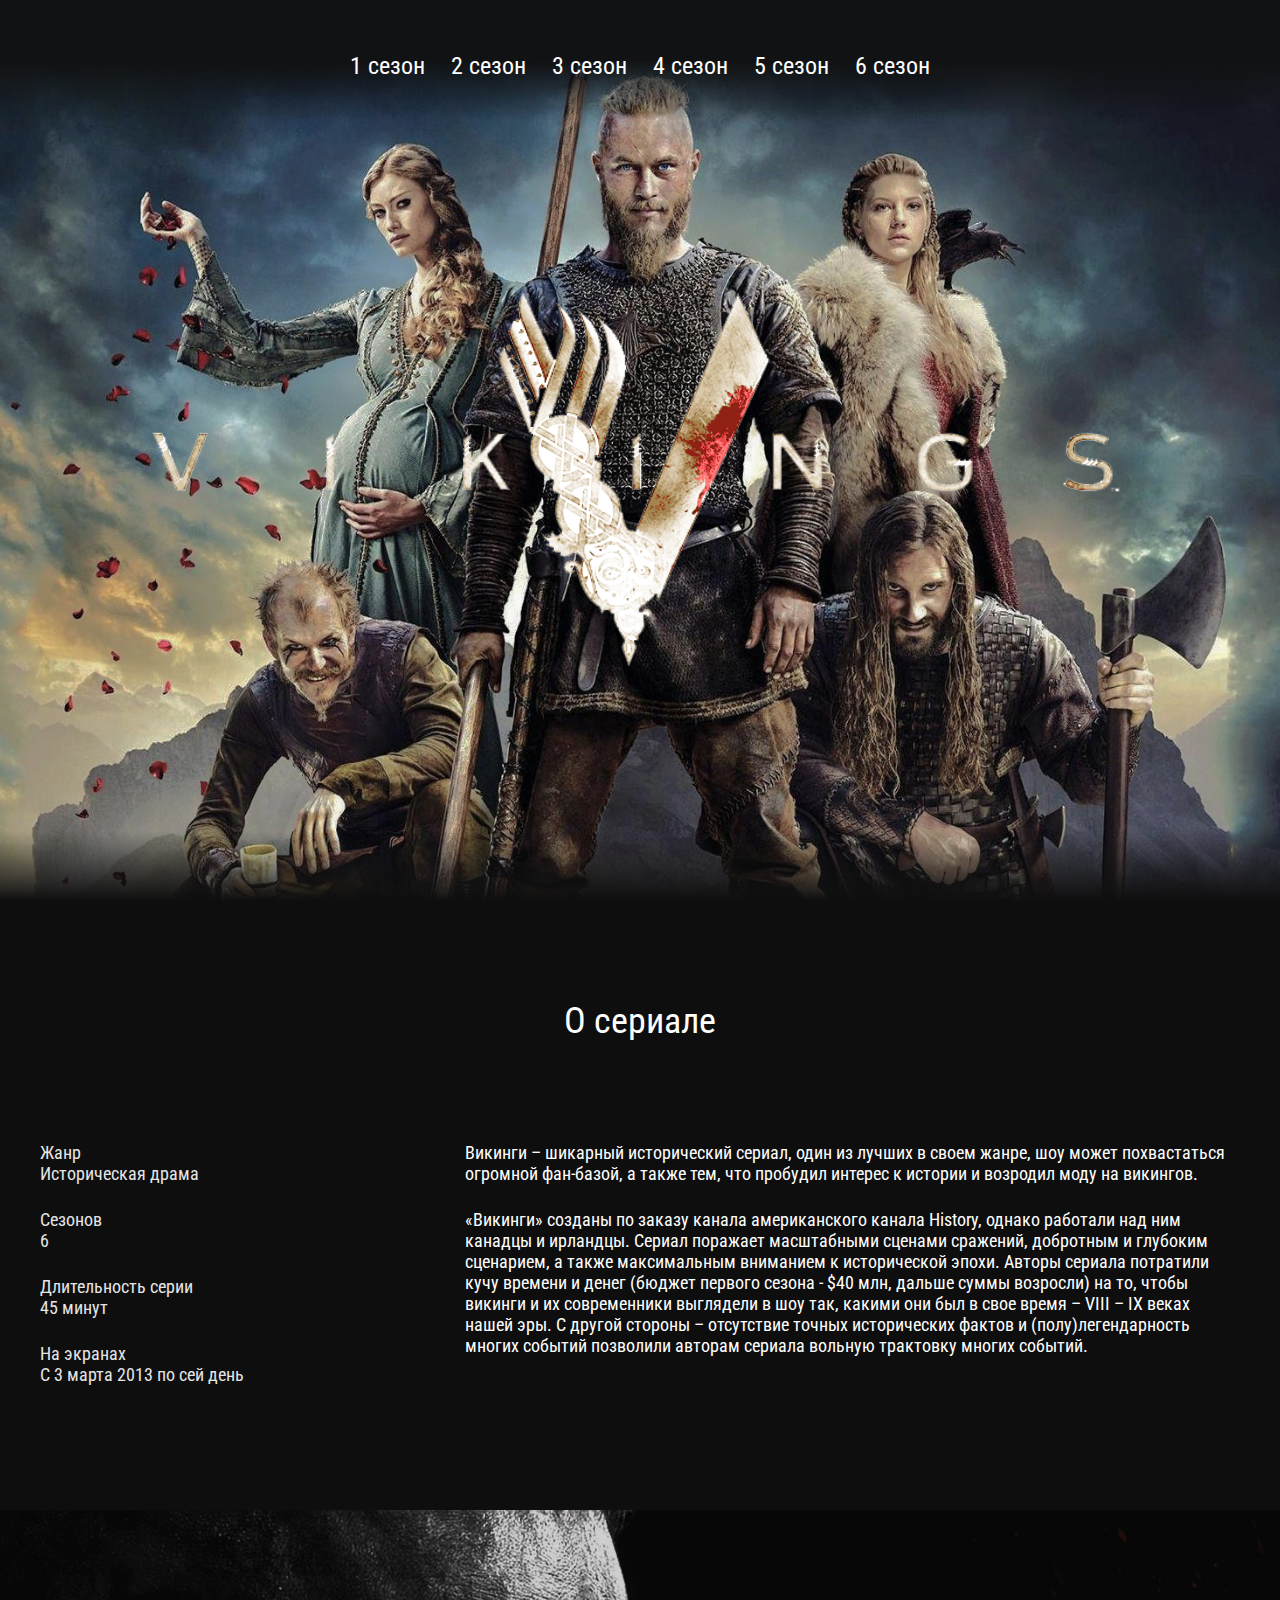
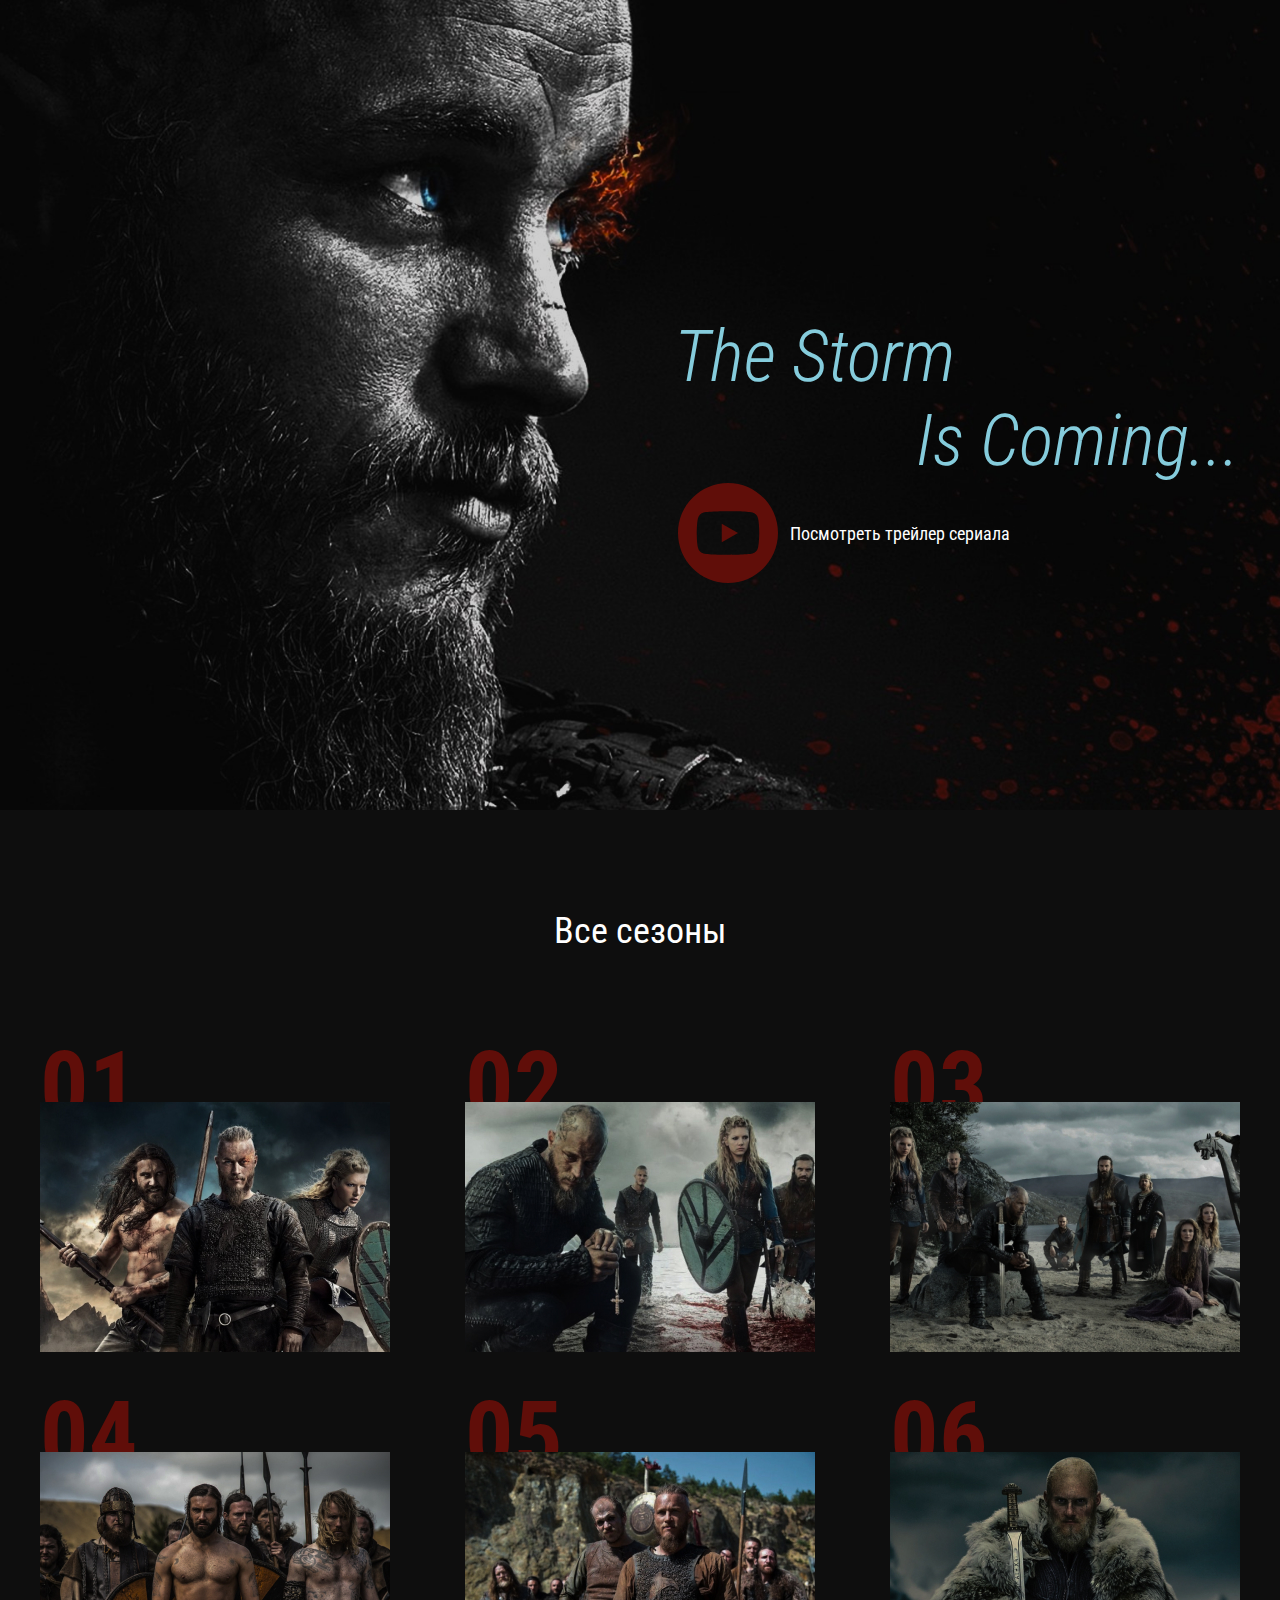
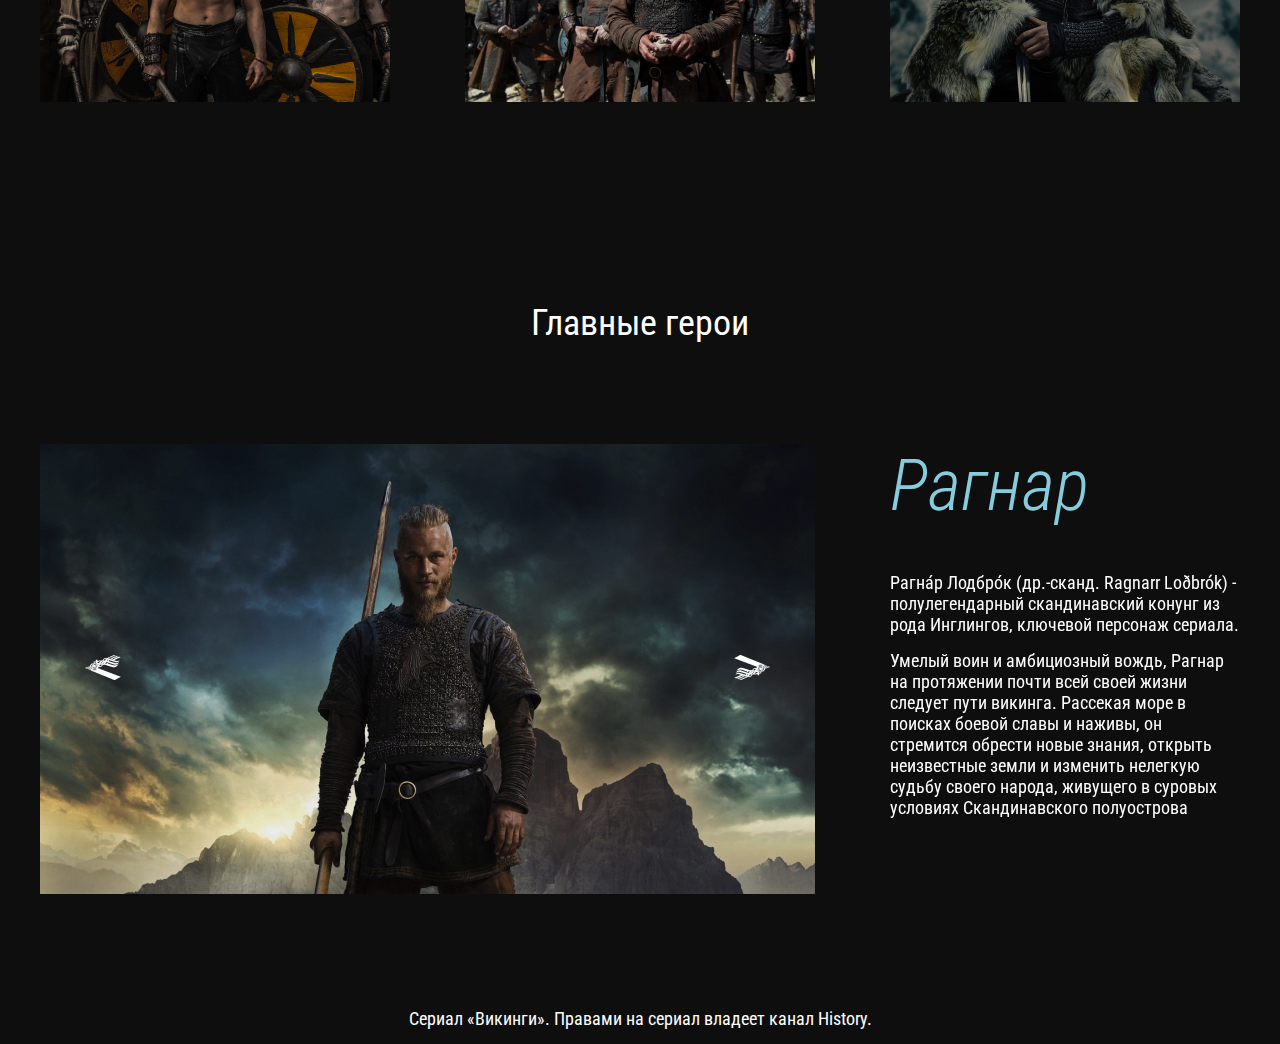
<file: index.html>
<!DOCTYPE html>
<html lang="en">

<head>
  <meta charset="UTF-8">
  <meta name="viewport" content="width=device-width, initial-scale=1.0">
  <meta http-equiv="X-UA-Compatible" content="ie=edge">
  <title>Document</title>
  <link rel="preconnect" href="https://fonts.gstatic.com">
  <link href="https://fonts.googleapis.com/css2?family=Roboto+Condensed:ital,wght@0,400;0,700;1,300&display=swap"
    rel="stylesheet">
  <link rel="stylesheet" href="css/reset.css">
  <link rel="stylesheet" href="css/slick.css">
  <link rel="stylesheet" href="css/jquery.fancybox.css">
  <link rel="stylesheet" href="css/style.css">

</head>

<body>

  <header class="header">
    <nav class="menu">
      <button class="menu__btn">
        <span></span>
      </button>
      <ul class="menu__list">
        <li class="menu__list-item">
          <a class="menu__list-link" href="season-1.html">1 сезон</a>
        </li>
        <li class="menu__list-item">
          <a class="menu__list-link" href="season-2.html">2 сезон</a>
        </li>
        <li class="menu__list-item">
          <a class="menu__list-link" href="#">3 сезон</a>
        </li>
        <li class="menu__list-item">
          <a class="menu__list-link" href="#">4 сезон</a>
        </li>
        <li class="menu__list-item">
          <a class="menu__list-link" href="#">5 сезон</a>
        </li>
        <li class="menu__list-item">
          <a class="menu__list-link" href="#">6 сезон</a>
        </li>
      </ul>
    </nav>
    <div class="logo">
      <img class="logo__img" src="images/logo.png" alt="logo">
    </div>
  </header>

  <section class="about section-page">
    <div class="container">
      <h3 class="title">О сериале</h3>
      <div class="about__inner">
        <ul class="about__info">
          <li class="about__info-item">
            Жанр<span>Историческая драма</span>
          </li>
          <li class="about__info-item">
            Сезонов <span>6</span>
          </li>
          <li class="about__info-item">
            Длительность серии <span>45 минут</span>
          </li>
          <li class="about__info-item">
            На экранах <span>С 3 марта 2013 по сей день</span>
          </li>
        </ul>
        <div class="about__text">
          <p>
            Викинги – шикарный исторический сериал, один из лучших в своем жанре, шоу может похвастаться огромной
            фан-базой, а также тем, что пробудил интерес к истории и возродил моду на викингов.
          </p>
          <p>
            «Викинги» созданы по заказу канала американского канала History, однако работали над ним канадцы и ирландцы.
            Сериал поражает масштабными сценами сражений, добротным и глубоким сценарием, а также максимальным вниманием
            к исторической эпохи. Авторы сериала потратили кучу времени и денег (бюджет первого сезона - $40 млн, дальше
            суммы возросли) на то, чтобы викинги и их современники выглядели в шоу так, какими они был в свое время –
            VIII – IX веках нашей эры. С другой стороны – отсутствие точных исторических фактов и (полу)легендарность
            многих событий позволили авторам сериала вольную трактовку многих событий.
          </p>
        </div>
      </div>
    </div>
  </section>

  <section class="video">
    <div class="container">
      <h3 class="video__text">
        <span>The Storm </span>
        Is Coming...
      </h3>
      <a class="video__btn" data-fancybox href="https://www.youtube.com/watch?v=9GgxinPwAGc">Посмотреть трейлер
        сериала</a>
    </div>
  </section>

  <section class="seasons section-page">
    <div class="container">
      <h3 class="title">Все сезоны</h3>
      <ol class="seasons__inner">
        <li class="seasons__item" style="background-image: url('images/season-1.jpg');">
          <a class="seasons__link" href="season-1.html">Смотреть</a>
        </li>
        <li class="seasons__item" style="background-image: url('images/season-2.jpg');">
          <a class="seasons__link" href="season-2.html">Смотреть</a>
        </li>
        <li class="seasons__item" style="background-image: url('images/season-3.jpg');">
          <a class="seasons__link" href="#">Смотреть</a>
        </li>
        <li class="seasons__item" style="background-image: url('images/season-4.jpg');">
          <a class="seasons__link" href="#">Смотреть</a>
        </li>
        <li class="seasons__item" style="background-image: url('images/season-5.jpg');">
          <a class="seasons__link" href="#">Смотреть</a>
        </li>
        <li class="seasons__item" style="background-image: url('images/season-6.jpg');">
          <a class="seasons__link" href="#">Смотреть</a>
        </li>
      </ol>
    </div>
  </section>

  <section class="heroes section-page">
    <div class="container">
      <h3 class="title">Главные герои</h3>
      <div class="heroes__inner">
        <div class="heroes__slider-img">
          <img class="heroes__images" src="images/heroes/hero-1.jpg" alt="">
          <img class="heroes__images" src="images/heroes/hero-2.jpg" alt="">
          <img class="heroes__images" src="images/heroes/hero-3.jpg" alt="">
        </div>
        <div class="heroes__slider-text">
          <div class="heroes__text">
            <h4 class="heroes__name">Рагнар</h4>
            <p>
              Рагна́р Лодбро́к (др.-сканд. Ragnarr Loðbrók) - полулегендарный скандинавский конунг из рода Инглингов,
              ключевой персонаж сериала.
            </p>
            <p>
              Умелый воин и амбициозный вождь, Рагнар на протяжении почти всей своей жизни следует пути викинга.
              Рассекая море в поисках боевой славы и наживы, он стремится обрести новые знания, открыть неизвестные
              земли и изменить нелегкую судьбу своего народа, живущего в суровых условиях Скандинавского полуострова
            </p>
          </div>
          <div class="heroes__text">
            <h4 class="heroes__name">Лагерта</h4>
            <p>
              Лагерта — северная воительница, обладательница земель в Норвегии и первая жена датского героя — викинга
              Рагнара Лодброка.
            </p>
            <p>
              Согласно Саксону, Рагнар влюбляется в молодую женщину-воина благородного происхождения и признается, что
              обязан ей своей победой.
            </p>
          </div>
          <div class="heroes__text">
            <h4 class="heroes__name">Роллон</h4>
            <p>
              — первый герцог Нормандии (под именем Роберт I), основоположник Нормандской династии, к которой
              принадлежал английский король Вильгельм I Завоеватель. Также считается основателем шотландского клана
              Ролло.
            </p>
            <p>
              Брат легендарного Рагнара Лодброка
            </p>
          </div>
        </div>
      </div>
    </div>
  </section>

  <footer class="footer">
    <div class="container">
      <p class="copy">
        Сериал «Викинги». Правами на сериал владеет канал History.
      </p>
    </div>
  </footer>







  <script src="https://ajax.googleapis.com/ajax/libs/jquery/3.4.1/jquery.min.js"></script>
  <script src="js/slick.min.js"></script>
  <script src="js/jquery.fancybox.min.js"></script>
  <script src="js/main.js"></script>
</body>

</html>
</file>
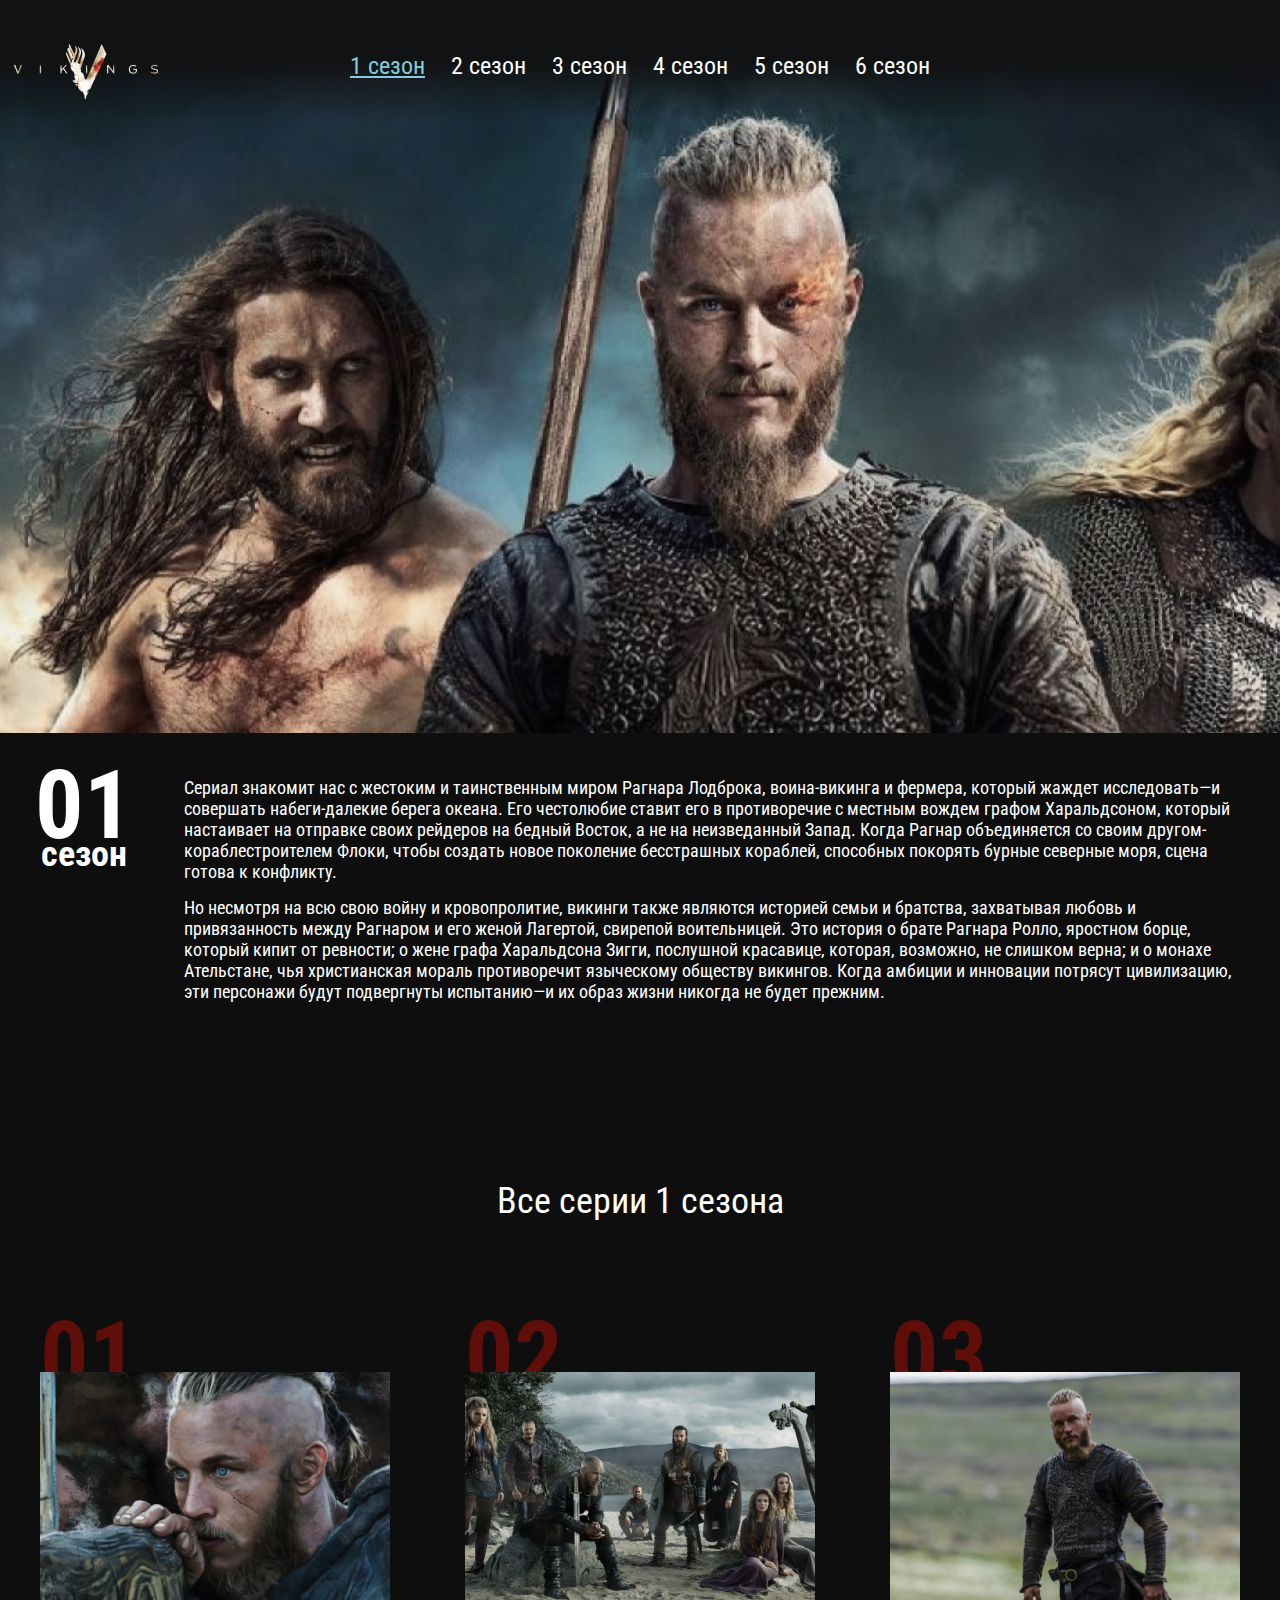
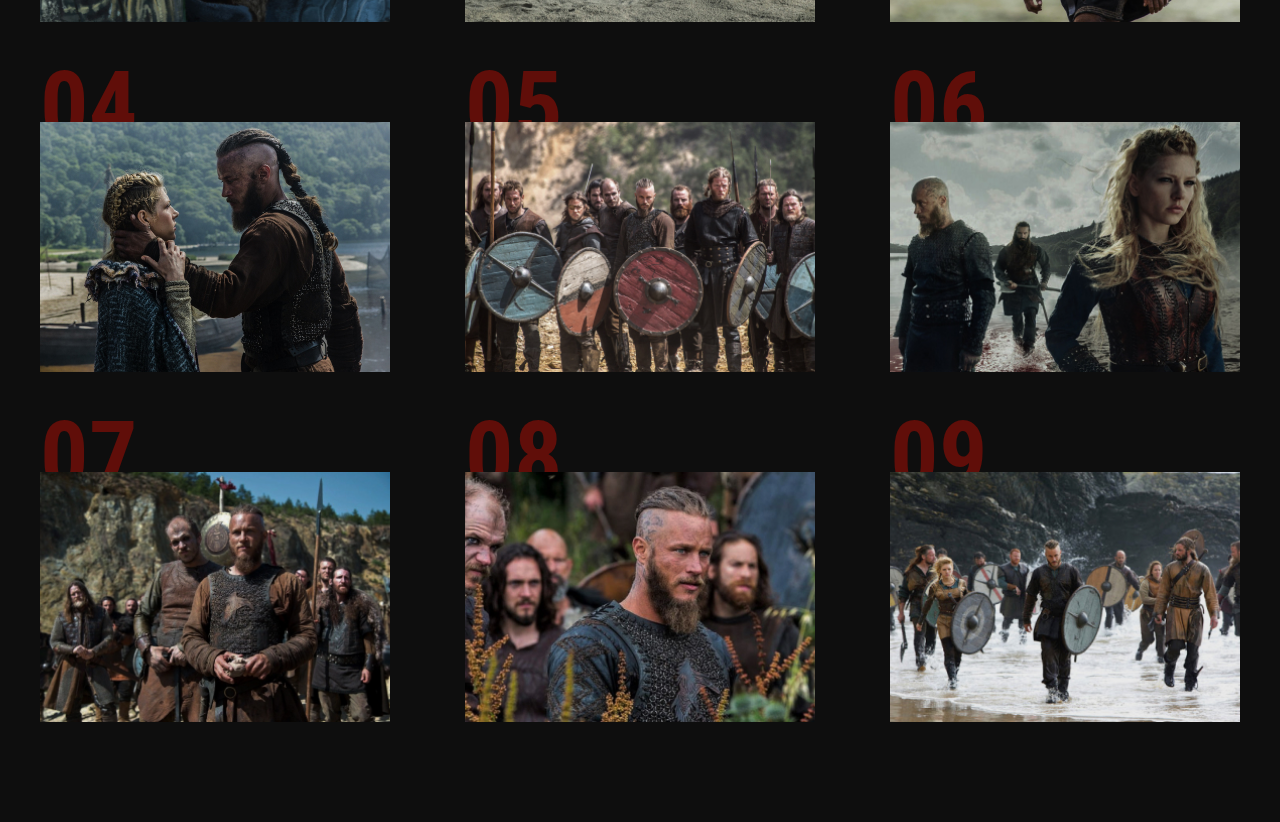
<file: season-1.html>
<!DOCTYPE html>
<html lang="en">

<head>
  <meta charset="UTF-8">
  <meta name="viewport" content="width=device-width, initial-scale=1.0">
  <meta http-equiv="X-UA-Compatible" content="ie=edge">
  <title>Document</title>
  <link rel="preconnect" href="https://fonts.gstatic.com">
  <link href="https://fonts.googleapis.com/css2?family=Roboto+Condensed:ital,wght@0,400;0,700;1,300&display=swap"
    rel="stylesheet">
  <link rel="stylesheet" href="css/reset.css">
  <link rel="stylesheet" href="css/jquery.fancybox.css">
  <link rel="stylesheet" href="css/style.css">
</head>

<body>

  <header class="page-header">
    <nav class="menu">
      <button class="menu__btn">
        <span></span>
      </button>
      <div class="menu__container">
        <a class="page-logo" href="index.html">
          <img src="images/page-logo.png" alt="">
        </a>
        <ul class="menu__list">
          <li class="menu__list-item">
            <a class="menu__list-link menu__list-link--active" href="#">1 сезон</a>
          </li>
          <li class="menu__list-item">
            <a class="menu__list-link" href="season-2.html">2 сезон</a>
          </li>
          <li class="menu__list-item">
            <a class="menu__list-link" href="#">3 сезон</a>
          </li>
          <li class="menu__list-item">
            <a class="menu__list-link" href="#">4 сезон</a>
          </li>
          <li class="menu__list-item">
            <a class="menu__list-link" href="#">5 сезон</a>
          </li>
          <li class="menu__list-item">
            <a class="menu__list-link" href="#">6 сезон</a>
          </li>
        </ul>
      </div>

    </nav>

    <div class="season-info">
      <div class="season-info__num">
        01
        <span>сезон</span>
      </div>
      <div class="season-info__text">
        <p>
          Сериал знакомит нас с жестоким и таинственным миром Рагнара Лодброка, воина-викинга и фермера,
          который жаждет исследовать—и совершать набеги-далекие берега океана. Его честолюбие ставит его
          в противоречие с местным вождем графом Харальдсоном, который настаивает на отправке своих рейдеров
          на бедный Восток, а не на неизведанный Запад. Когда Рагнар объединяется со своим
          другом-кораблестроителем Флоки, чтобы создать новое поколение бесстрашных кораблей,
          способных покорять бурные северные моря, сцена готова к конфликту.
        <p>
          Но несмотря на всю свою войну и кровопролитие, викинги также являются историей семьи и братства,
          захватывая любовь и привязанность между Рагнаром и его женой Лагертой, свирепой воительницей.
          Это история о брате Рагнара Ролло, яростном борце, который кипит от ревности; о жене графа
          Харальдсона Зигги, послушной красавице, которая, возможно, не слишком верна; и о монахе Ательстане,
          чья христианская мораль противоречит языческому обществу викингов. Когда амбиции и инновации
          потрясут цивилизацию, эти персонажи будут подвергнуты испытанию—и их образ жизни никогда не будет
          прежним.
        </p>
      </div>
    </div>

  </header>

  <section class="seasons section-page">
    <div class="container">
      <h3 class="title">Все серии 1 сезона</h3>
      <ol class="seasons__inner">
        <li class="seasons__item" style="background-image: url('images/season-1/season-1.jpg');">
          <a class="seasons__link" data-fancybox="gallery"
            href="https://www.youtube.com/watch?v=HlOOMzu1340&list=PLV1jdmvi0k5CEIUuz9-BAP1wEsL27FdkE">Смотреть</a>
        </li>
        <li class="seasons__item" style="background-image: url('images/season-1/season-2.jpg');">
          <a class="seasons__link" data-fancybox="gallery"
            href="https://www.youtube.com/watch?v=eL76CNr0-g4&list=PLV1jdmvi0k5CEIUuz9-BAP1wEsL27FdkE&index=2">Смотреть</a>
        </li>
        <li class="seasons__item" style="background-image: url('images/season-1/season-3.jpg');">
          <a class="seasons__link" data-fancybox="gallery"
            href="https://www.youtube.com/watch?v=Y1I7eLnv9Y8&list=PLV1jdmvi0k5CEIUuz9-BAP1wEsL27FdkE&index=3">Смотреть</a>
        </li>
        <li class="seasons__item" style="background-image: url('images/season-1/season-4.jpg');">
          <a class="seasons__link" data-fancybox="gallery"
            href="https://www.youtube.com/watch?v=OQjzS9bOb-M&list=PLV1jdmvi0k5CEIUuz9-BAP1wEsL27FdkE&index=4">Смотреть</a>
        </li>
        <li class="seasons__item" style="background-image: url('images/season-1/season-5.jpg');">
          <a class="seasons__link" data-fancybox="gallery"
            href="https://www.youtube.com/watch?v=I1ewiewczGs">Смотреть</a>
        </li>
        <li class="seasons__item" style="background-image: url('images/season-1/season-6.jpg');">
          <a class="seasons__link" data-fancybox="gallery"
            href="https://www.youtube.com/watch?v=I7iit06TGW4&list=PLV1jdmvi0k5CEIUuz9-BAP1wEsL27FdkE&index=6">Смотреть</a>
        </li>
        <li class="seasons__item" style="background-image: url('images/season-1/season-7.jpg');">
          <a class="seasons__link" data-fancybox="gallery"
            href="https://www.youtube.com/watch?v=sml_4f0C7Ec&list=PLV1jdmvi0k5CEIUuz9-BAP1wEsL27FdkE&index=7">Смотреть</a>
        </li>
        <li class="seasons__item" style="background-image: url('images/season-1/season-8.jpg');">
          <a class="seasons__link" data-fancybox="gallery"
            href="https://www.youtube.com/watch?v=UyMlwGgriUM&list=PLV1jdmvi0k5CEIUuz9-BAP1wEsL27FdkE&index=8">Смотреть</a>
        </li>
        <li class="seasons__item" style="background-image: url('images/season-1/season-9.jpg');">
          <a class="seasons__link" data-fancybox="gallery"
            href="https://www.youtube.com/watch?v=G2FQ_Bn5WTk&list=PLV1jdmvi0k5CEIUuz9-BAP1wEsL27FdkE&index=9">Смотреть</a>
        </li>
      </ol>
    </div>
  </section>




  <script src="https://ajax.googleapis.com/ajax/libs/jquery/3.4.1/jquery.min.js"></script>
  <script src="js/jquery.fancybox.min.js"></script>
  <script src="js/main.js"></script>
</body>

</html>
</file>
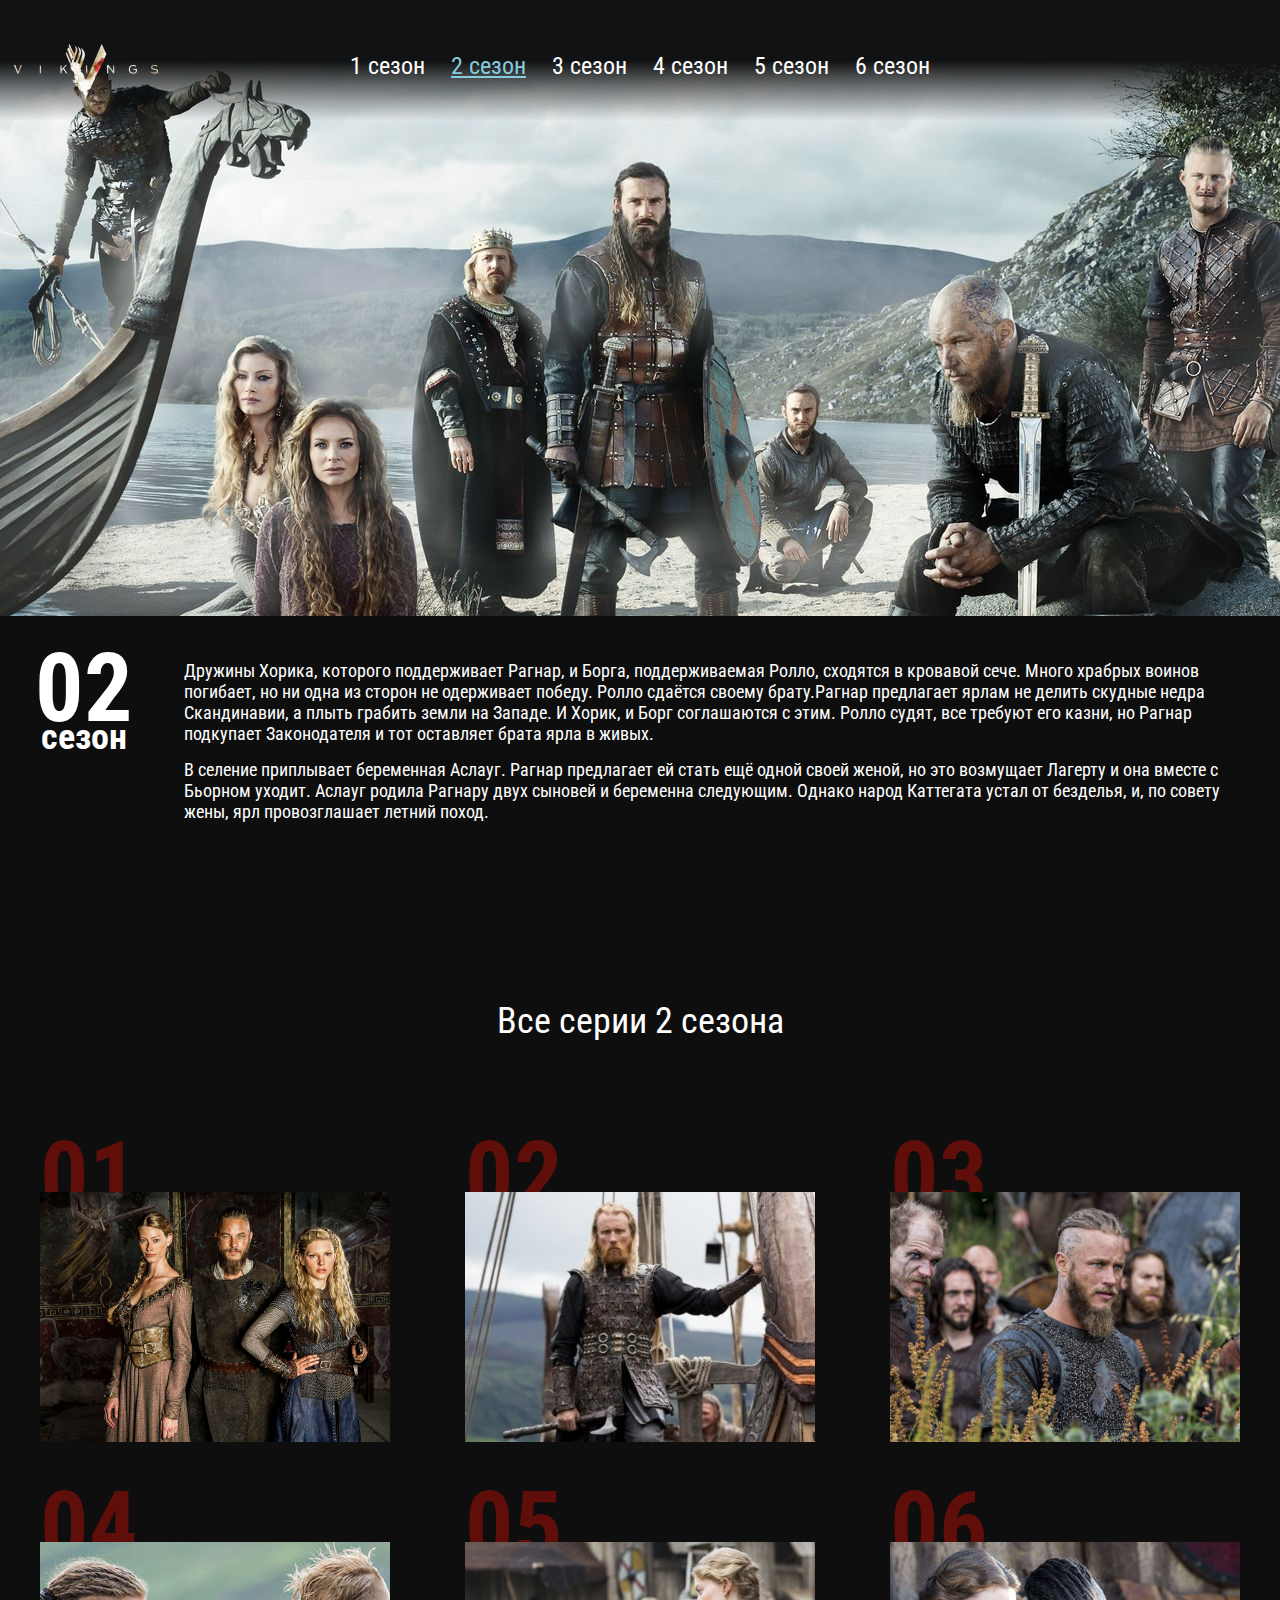
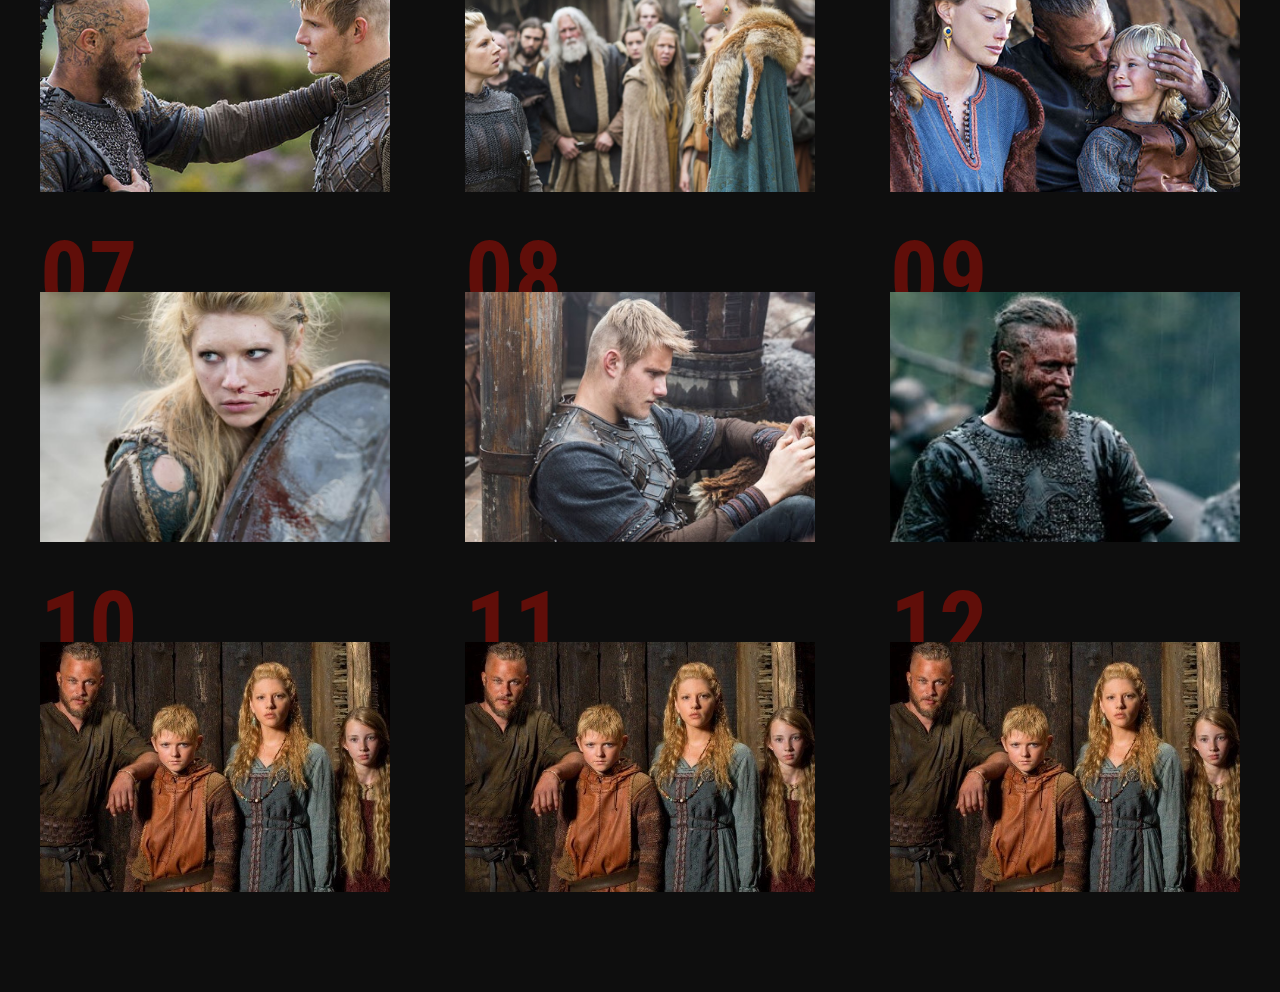
<file: season-2.html>
<!DOCTYPE html>
<html lang="en">

<head>
  <meta charset="UTF-8">
  <meta name="viewport" content="width=device-width, initial-scale=1.0">
  <meta http-equiv="X-UA-Compatible" content="ie=edge">
  <title>Document</title>
  <link rel="preconnect" href="https://fonts.gstatic.com">
  <link href="https://fonts.googleapis.com/css2?family=Roboto+Condensed:ital,wght@0,400;0,700;1,300&display=swap"
    rel="stylesheet">
  <link rel="stylesheet" href="css/reset.css">
  <link rel="stylesheet" href="css/jquery.fancybox.css">
  <link rel="stylesheet" href="css/style.css">
</head>

<body>

  <header class="season2-header">
    <nav class="menu">
      <button class="menu__btn">
        <span></span>
      </button>
      <div class="menu__container">
        <a class="page-logo" href="index.html">
          <img src="images/page-logo.png" alt="">
        </a>
        <ul class="menu__list">
          <li class="menu__list-item">
            <a class="menu__list-link" href="season-1.html">1 сезон</a>
          </li>
          <li class="menu__list-item">
            <a class="menu__list-link menu__list-link--active" href="#">2 сезон</a>
          </li>
          <li class="menu__list-item">
            <a class="menu__list-link" href="#">3 сезон</a>
          </li>
          <li class="menu__list-item">
            <a class="menu__list-link" href="#">4 сезон</a>
          </li>
          <li class="menu__list-item">
            <a class="menu__list-link" href="#">5 сезон</a>
          </li>
          <li class="menu__list-item">
            <a class="menu__list-link" href="#">6 сезон</a>
          </li>
        </ul>
      </div>

    </nav>

    <div class="season-info">
      <div class="season-info__num">
        02
        <span>сезон</span>
      </div>
      <div class="season-info__text">
        <p>
          Дружины Хорика, которого поддерживает Рагнар, и Борга, поддерживаемая Ролло,
          сходятся в кровавой сече. Много храбрых воинов погибает, но ни одна из сторон
          не одерживает победу. Ролло сдаётся своему брату.Рагнар предлагает ярлам не делить
          скудные недра Скандинавии, а плыть грабить земли на Западе. И Хорик, и Борг соглашаются с этим.
          Ролло судят, все требуют его казни, но Рагнар подкупает Законодателя и тот оставляет брата ярла
          в живых.
        <p>
          В селение приплывает беременная Аслауг. Рагнар предлагает ей стать ещё одной своей женой,
          но это возмущает Лагерту и она вместе с Бьорном уходит.
          Аслауг родила Рагнару двух сыновей и беременна следующим. Однако народ Каттегата устал от безделья,
          и, по совету жены, ярл провозглашает летний поход.
        </p>
      </div>
    </div>

  </header>

  <section class="seasons section-page">
    <div class="container">
      <h3 class="title">Все серии 2 сезона</h3>
      <ol class="seasons__inner">
        <li class="seasons__item" style="background-image: url('images/season-2/season-1.jpg');">
          <a class="seasons__link" data-fancybox="gallery"
            href="https://www.youtube.com/watch?v=tJRD0ouQNzI&list=PLV1jdmvi0k5Ak7ksDY-qQS00-oRY5fTsa&index=1">Смотреть</a>
        </li>
        <li class="seasons__item" style="background-image: url('images/season-2/season-2.jpeg');">
          <a class="seasons__link" data-fancybox="gallery"
            href="https://www.youtube.com/watch?v=yPab14_-pec&list=PLV1jdmvi0k5Ak7ksDY-qQS00-oRY5fTsa&index=2">Смотреть</a>
        </li>
        <li class="seasons__item" style="background-image: url('images/season-2/season-3.jpg');">
          <a class="seasons__link" data-fancybox="gallery"
            href="https://www.youtube.com/watch?v=wN9sGOLSoOI&list=PLV1jdmvi0k5Ak7ksDY-qQS00-oRY5fTsa&index=3">Смотреть</a>
        </li>
        <li class="seasons__item" style="background-image: url('images/season-2/season-4.jpg');">
          <a class="seasons__link" data-fancybox="gallery"
            href="https://www.youtube.com/watch?v=Xqm1ALB_zp8&list=PLV1jdmvi0k5Ak7ksDY-qQS00-oRY5fTsa&index=4">Смотреть</a>
        </li>
        <li class="seasons__item" style="background-image: url('images/season-2/season-5.jpg');">
          <a class="seasons__link" data-fancybox="gallery"
            href="https://www.youtube.com/watch?v=sH79cpi6lho&list=PLV1jdmvi0k5Ak7ksDY-qQS00-oRY5fTsa&index=5">Смотреть</a>
        </li>
        <li class="seasons__item" style="background-image: url('images/season-2/season-6.jpg');">
          <a class="seasons__link" data-fancybox="gallery"
            href="https://www.youtube.com/watch?v=sY2PDNn8AT4&list=PLV1jdmvi0k5Ak7ksDY-qQS00-oRY5fTsa&index=6">Смотреть</a>
        </li>
        <li class="seasons__item" style="background-image: url('images/season-2/season-7.jpeg');">
          <a class="seasons__link" data-fancybox="gallery"
            href="https://www.youtube.com/watch?v=_F1nsAAvUro&list=PLV1jdmvi0k5Ak7ksDY-qQS00-oRY5fTsa&index=7">Смотреть</a>
        </li>
        <li class="seasons__item" style="background-image: url('images/season-2/season-8.jpg');">
          <a class="seasons__link" data-fancybox="gallery"
            href="https://www.youtube.com/watch?v=IC2XXuen9EI&list=PLV1jdmvi0k5Ak7ksDY-qQS00-oRY5fTsa&index=8">Смотреть</a>
        </li>
        <li class="seasons__item" style="background-image: url('images/season-2/season-9.jpg');">
          <a class="seasons__link" data-fancybox="gallery"
            href="https://www.youtube.com/watch?v=sDyWYPKdvCg&list=PLV1jdmvi0k5Ak7ksDY-qQS00-oRY5fTsa&index=9">Смотреть</a>
        </li>
        <li class="seasons__item" style="background-image: url('images/season-2/season-10.jpg');">
          <a class="seasons__link" data-fancybox="gallery"
            href="https://www.youtube.com/watch?v=sDyWYPKdvCg&list=PLV1jdmvi0k5Ak7ksDY-qQS00-oRY5fTsa&index=9">Смотреть</a>
        </li>

        <li class="seasons__item" style="background-image: url('images/season-2/season-10.jpg');">
          <a class="seasons__link" data-fancybox="gallery"
            href="https://www.youtube.com/watch?v=sDyWYPKdvCg&list=PLV1jdmvi0k5Ak7ksDY-qQS00-oRY5fTsa&index=9">Смотреть</a>
        </li>
        <li class="seasons__item" style="background-image: url('images/season-2/season-10.jpg');">
          <a class="seasons__link" data-fancybox="gallery"
            href="https://www.youtube.com/watch?v=sDyWYPKdvCg&list=PLV1jdmvi0k5Ak7ksDY-qQS00-oRY5fTsa&index=9">Смотреть</a>
        </li>
      </ol>
    </div>
  </section>




  <script src="https://ajax.googleapis.com/ajax/libs/jquery/3.4.1/jquery.min.js"></script>
  <script src="js/jquery.fancybox.min.js"></script>
  <script src="js/main.js"></script>
</body>

</html>
</file>
<file: css/style.css>
* {
  box-sizing: border-box;
}

body {
  background-color: #0e0e0e;
  color: #fff;
  font-family: "Roboto Condensed", sans-serif;
  font-weight: 400;
  font-size: 18px;
  line-height: 21px;
}

a {
  color: inherit;
  text-decoration: none;
}

ul {
  list-style: none;
}

.container {
  max-width: 1220px;
  padding: 0 10px;
  margin: 0 auto;
}

.section-page {
  padding: 100px 0;
}

.title {
  text-align: center;
  margin-bottom: 100px;
  font-size: 36px;
  line-height: 42px;
  font-weight: 400;
}
/* start header */
.header {
  background-image: url("../images/header-bg.jpg");
  height: 100vh;
  background-repeat: no-repeat;
  background-size: cover;
  background-position: center 50px;
  text-align: center;
  position: relative;
}

.header::after {
  content: "";
  position: absolute;
  height: 70px;
  bottom: -1px;
  left: 0;
  width: 100%;
  background: linear-gradient(
    180deg,
    #0e0e0e 0%,
    rgba(17, 17, 17, 0.850295) 16.53%,
    rgba(32, 31, 33, 0) 100%
  );
  transform: rotate(180deg);
}
.menu {
  padding: 50px 0 58px;
  background: linear-gradient(
    180deg,
    #111213 0%,
    #111213 43.62%,
    rgba(32, 31, 33, 0) 86.33%
  );
}
.menu__btn {
  display: none;
}

.menu__list {
  display: flex;
  justify-content: center;
}

.menu__list-item {
  padding: 0 13px;
}

.menu__list-link {
  font-size: 36px;
  line-height: 42px;
}

.menu__list-link:hover {
  color: #85ccdc;
  text-decoration: underline;
}

.logo {
  padding-top: 17vh;
}

/* start section about */
.about__inner {
  display: flex;
  justify-content: space-between;
}

.about__info {
  width: 205px;
  margin-right: 220px;
  flex: none;
}

.about__info-item {
  margin-bottom: 25px;
  color: #e5e5e5;
}
.about__info-item span {
  display: block;
}

.about__text p {
  margin-bottom: 25px;
}

/* start section video */
.video {
  background-image: url("../images/video-bg.jpg");
  height: 100vh;
  background-size: cover;
  background-position: center center;
  background-repeat: no-repeat;
  text-align: right;
}

.video__text {
  font-style: italic;
  font-weight: 300;
  font-size: 72px;
  line-height: 84px;
  color: #85ccdc;
  padding-top: 45vh;
  margin-bottom: 40px;
}

.video__text span {
  display: block;
  padding-right: 285px;
}
.video__btn {
  padding-left: 112px;
  position: relative;
  margin-right: 230px;
}
.video__btn::before {
  content: "";
  position: absolute;
  width: 100px;
  height: 100px;
  top: -40px;
  left: 0;
  background-image: url("../images/youtube-btn.svg");
}

/* start section seasons */
.seasons__inner {
  display: grid;

  grid-template-columns: repeat(auto-fill, minmax(284px, 1fr));
  grid-gap: 100px 75px;
  counter-reset: number;
  padding-top: 50px;
}

.seasons__item {
  height: 250px;
  background-repeat: no-repeat;
  background-position: center center;
  background-size: cover;
  list-style: none;
  position: relative;
  display: flex;
  justify-content: center;
  align-items: center;
}

.seasons__item:hover .seasons__link {
  opacity: 1;
}

.seasons__item::before {
  content: "0" counter(number);
  counter-increment: number;
  position: absolute;
  font-weight: bold;
  font-size: 96px;
  line-height: 112px;
  color: #600e09;
  left: 0;
  top: -72px;
  z-index: -1;
}
.seasons__item:nth-child(n + 10)::before {
  content: counter(number);
}
.seasons__item:hover::after {
  content: "";
  position: absolute;
  top: 0;
  left: 0;
  right: 0;
  bottom: 0;
  background: rgba(14, 14, 14, 0.8);
}

.seasons__link {
  font-size: 36px;
  line-height: 42px;
  padding: 12px 78px 11px;
  background-color: #0e0e0e;
  opacity: 0;
  transition: all 0.3s;
  z-index: 2;
}
/* end section seasons */

/* start section heroes */
.heroes__inner {
  display: flex;
  justify-content: space-between;
}

.heroes__slider-img {
  max-width: 775px;
}

.heroes__slider-text {
  max-width: 350px;
}

.slick-btn {
  position: absolute;
  top: 50%;
  transform: translateY(-50%);
  background-color: transparent;
  border: none;
  cursor: pointer;
  outline: none;
}
.slick-prev {
  z-index: 2;
  left: 38px;
}

.slick-next {
  right: 38px;
}

.heroes__name {
  font-style: italic;
  font-weight: 300;
  font-size: 72px;
  line-height: 84px;

  color: #85ccdc;
  margin-bottom: 44px;
}
.heroes__text p {
  margin-bottom: 15px;
}

/* end section heroes */

/* start footer */
.copy {
  padding: 14px 0 15px;
  text-align: center;
}

/* end footer */

/* season-1 */
/* start header */
.menu__list-link--active {
  color: #85ccdc;
  text-decoration: underline;
}
.page-header {
  background-image: url("../images/season-1bg.jpg");
  height: 100vh;
  background-repeat: no-repeat;
  background-size: cover;
  background-position: center center;
  position: relative;
}
.menu__container {
  max-width: 1385px;
  margin: 0 auto;
  position: relative;
}

.page-logo {
  position: absolute;
  left: 0;
}

.season-info {
  display: flex;
  max-width: 1385px;
  position: absolute;
  bottom: -1px;
  left: 0;
  right: 0;
  margin: 0 auto;
  background-color: #0e0e0e;
  padding: 44px 47px 64px 35px;
}
.season-info__num {
  font-weight: bold;
  font-size: 96px;
  line-height: 56px;
  text-align: center;
  margin-right: 51px;
}
.season-info__num span {
  display: block;
  font-size: 36px;
  line-height: 42px;
}

.season-info__text p {
  margin-bottom: 15px;
}

/* end header */
.season2-header {
  background-image: url("../images/season2-bg.jpg");
  height: 100vh;
  background-repeat: no-repeat;
  background-size: cover;
  background-position: center center;
  position: relative;
}

@media (max-width: 1366px) {
  .logo__img {
    width: 80%;
  }
  .menu__list-link {
    font-size: 24px;
    line-height: 32px;
  }
  .page-header {
    height: 120vh;
  }
  .page-logo {
    left: 10px;
    top: -6px;
  }
}

@media (max-width: 1250px) {
  .about__info {
    margin-right: 120px;
    margin-left: 20px;
  }
  .seasons__item {
    height: 340px;
  }
  .heroes__inner {
    display: block;
    padding: 0px 20px;
  }
  .heroes__slider-text {
    max-width: 100%;
    padding-top: 50px;
  }
  .heroes__slider-img {
    max-width: 100%;
  }
}

@media (max-width: 1000px) {
  .about__info {
    margin-right: 35px;
    margin-left: 30px;
  }
  .seasons__inner {
    grid-gap: 91px 35px;
  }
  .page-logo {
    top: 60px;
  }
  .page-header {
    height: 140vh;
  }
  .season-info {
    display: block;
    padding: 25px 20px 0 20px;
  }
  .season-info__num {
    display: flex;
    margin-bottom: 6px;
    font-size: 50px;
    line-height: 17px;
  }
  .season-info__num span {
    font-size: 30px;
    line-height: 30px;
    padding-left: 5px;
  }
}

@media (max-width: 768px) {
  body {
    line-height: 19px;
  }
  .about__inner {
    display: block;
  }
  .about__text {
    padding: 0 15px;
  }
  .section-page {
    padding: 50px 0;
  }
  .title {
    margin-bottom: 55px;
    font-size: 28px;
    line-height: 36px;
  }
  .video__text {
    font-size: 48px;
    line-height: 56px;
  }
  .video__text span {
    padding-right: 200px;
  }
  .video__btn {
    margin-right: 55px;
    padding-left: 90px;
  }
  .video__text {
    margin-bottom: 70px;
  }

  .video__btn::before {
    width: 80px;
    height: 80px;
    background-size: cover;
    top: -30px;
  }
  .heroes__name {
    font-size: 46px;
    line-height: 56px;
    margin-bottom: 25px;
  }
  .season-info__num {
    font-size: 35px;
    line-height: 24px;
  }
  .season-info__num span {
    font-size: 25px;
  }
  .season-info {
    padding: 10px 10px 0 10px;
  }
  .page-header {
    height: 170vh;
  }
}

@media (max-width: 640px) {
  body {
    font-size: 16px;
    line-height: 19px;
  }
  .logo {
    position: absolute;
    top: 190px;
  }
  .menu__btn {
    display: block;
    width: 45px;
    height: 36px;
    cursor: pointer;
    position: absolute;
    right: 15px;
    top: 20px;
    z-index: 1;
    display: flex;
    align-items: center;
    background-color: transparent;
    border: none;
    padding: 0;
  }
  .menu__btn span {
    background-color: #fff;
    height: 3px;
    width: 100%;
  }
  .menu__btn::after,
  .menu__btn::before {
    content: "";
    width: 100%;
    height: 3px;
    background-color: #fff;
    position: absolute;
  }

  .menu__btn::before {
    top: 0;
    left: 0;
  }
  .menu__btn::after {
    bottom: 0;
    left: 0;
  }
  .menu {
    padding: 10px 0 10px;
    background: linear-gradient(
      180deg,
      #111213 0%,
      #111213 17.62%,
      rgba(32, 31, 33, 0) 74.33%
    );
    text-align: center;
  }
  .menu__list {
    display: block;
    transform: translateY(-130%);
    transition: all 0.3s;
  }
  .menu__list.menu__list--active {
    transform: translateY(0);
    padding: 20px 0 40px;
    background: linear-gradient(
      180deg,
      #111213 0%,
      #111213 88.62%,
      rgba(32, 31, 33, 0) 99.33%
    );
  }

  .menu__list-link {
    display: block;
    padding: 10px 0;
    font-size: 20px;
    padding: 8px 0;
    line-height: 24px;
  }

  .logo__img {
    width: 55%;
  }
  .slick-btn {
    display: none;
  }
  .page-logo {
    top: 0;
  }
  .page-header {
    height: 180vh;
  }
}
@media (max-width: 540px) {
  .page-header {
    height: 225vh;
  }
}
@media (max-width: 415px) {
  .seasons__item {
    height: 203px;
  }
}

@media (max-width: 390px) {
  .video__text {
    padding-top: 40vh;
    margin-bottom: 145px;
  }
  .video__text span {
    padding-right: 37px;
  }
  .video__btn {
    margin-right: 30px;
    padding-left: 30px;
  }
  .video__btn::before {
    top: -90px;
    left: 100px;
  }
}
</file>
